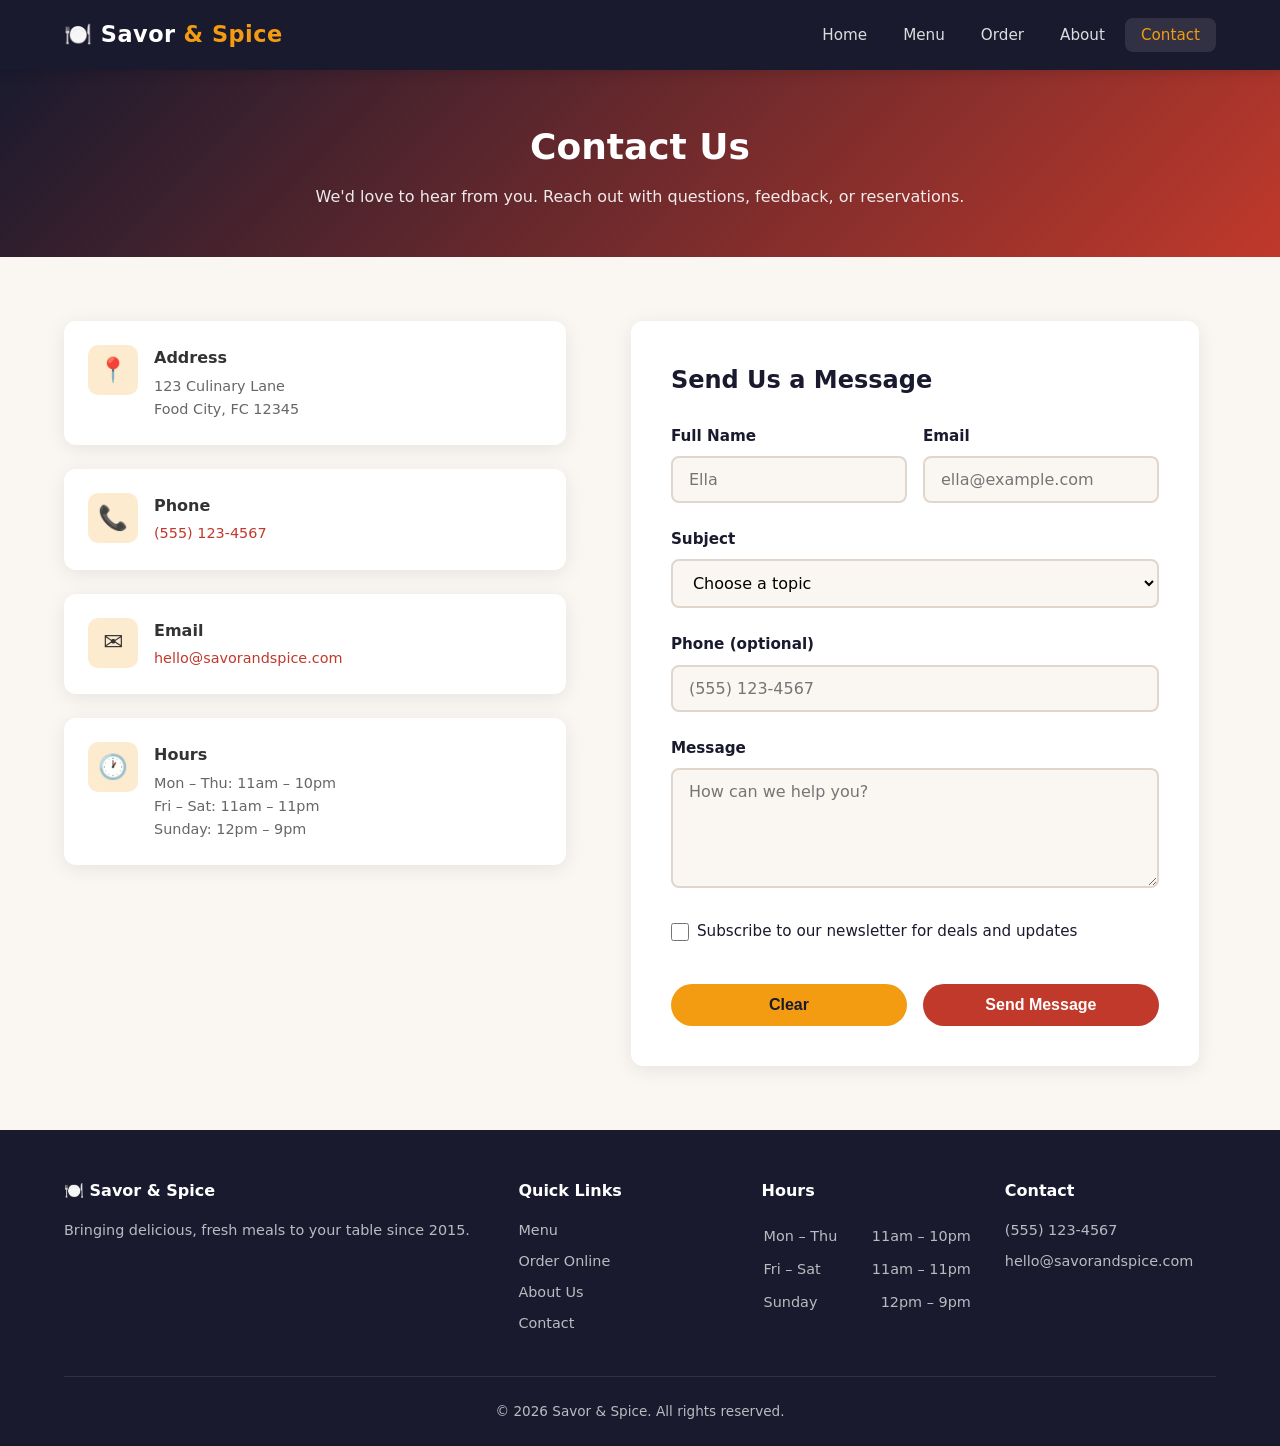
<file: contact.html>
<!DOCTYPE html>
<html lang="en">
<head>
  <meta charset="UTF-8">
  <meta name="viewport" content="width=device-width, initial-scale=1.0">
  <title>Savor &amp; Spice — Contact</title>
  <link rel="stylesheet" href="css/style.css">
</head>
<body>

  <header>
    <nav class="navbar">
      <a href="index.html" class="logo">🍽️ Savor <span>&amp; Spice</span></a>
      <a href="#nav-menu" class="nav-toggle" aria-label="Open menu">☰</a>
      <ul class="nav-links" id="nav-menu">
        <li><a href="index.html">Home</a></li>
        <li><a href="menu.html">Menu</a></li>
        <li><a href="order.html">Order</a></li>
        <li><a href="about.html">About</a></li>
        <li><a href="contact.html" class="active">Contact</a></li>
      </ul>
    </nav>
  </header>

  <main>
    <section class="page-banner">
      <h1>Contact Us</h1>
      <p>We'd love to hear from you. Reach out with questions, feedback, or reservations.</p>
    </section>

    <section class="section">
      <div class="container">
        <div class="contact-grid">

          <div class="contact-info">
            <div class="info-card">
              <div class="info-icon">📍</div>
              <div>
                <h3>Address</h3>
                <p>123 Culinary Lane<br>Food City, FC 12345</p>
              </div>
            </div>
            <div class="info-card">
              <div class="info-icon">📞</div>
              <div>
                <h3>Phone</h3>
                <p><a href="tel:+15551234567">(555) 123-4567</a></p>
              </div>
            </div>
            <div class="info-card">
              <div class="info-icon">✉️</div>
              <div>
                <h3>Email</h3>
                <p><a href="mailto:hello@savorandspice.com">hello@savorandspice.com</a></p>
              </div>
            </div>
            <div class="info-card">
              <div class="info-icon">🕐</div>
              <div>
                <h3>Hours</h3>
                <p>Mon – Thu: 11am – 10pm<br>Fri – Sat: 11am – 11pm<br>Sunday: 12pm – 9pm</p>
              </div>
            </div>
          </div>

          <div class="form-section" style="max-width: none;">
            <div class="form-success" id="success">
              ✅ Thank you for reaching out! We'll get back to you within 24 hours.
              <br><br>
              <a href="index.html" class="btn btn-primary btn-sm">Back to Home</a>
            </div>

            <div class="form-card">
              <h2 style="margin-bottom: 1.5rem; color: var(--dark);">Send Us a Message</h2>
              <form action="contact.html#success" method="get">

                <div class="form-row">
                  <div class="form-group">
                    <label for="name">Full Name</label>
                    <input type="text" id="name" name="name" placeholder="Ella" required minlength="2">
                  </div>
                  <div class="form-group">
                    <label for="contact-email">Email</label>
                    <input type="email" id="contact-email" name="email" placeholder="ella@example.com" required>
                  </div>
                </div>

                <div class="form-group">
                  <label for="subject">Subject</label>
                  <select id="subject" name="subject" required>
                    <option value="">Choose a topic</option>
                    <option value="general">General Inquiry</option>
                    <option value="reservation">Reservation</option>
                    <option value="catering">Catering</option>
                    <option value="feedback">Feedback</option>
                    <option value="complaint">Complaint</option>
                  </select>
                </div>

                <div class="form-group">
                  <label for="contact-phone">Phone (optional)</label>
                  <input type="tel" id="contact-phone" name="phone" placeholder="(555) 123-4567" pattern="[\d\s\(\)\-\+]{10,}">
                </div>

                <div class="form-group">
                  <label for="message">Message</label>
                  <textarea id="message" name="message" placeholder="How can we help you?" required minlength="10"></textarea>
                </div>

                <div class="checkbox-group form-group">
                  <label><input type="checkbox" name="newsletter" value="yes"> Subscribe to our newsletter for deals and updates</label>
                </div>

                <div class="form-actions">
                  <button type="reset" class="btn btn-accent">Clear</button>
                  <button type="submit" class="btn btn-primary">Send Message</button>
                </div>

              </form>
            </div>
          </div>

        </div>
      </div>
    </section>
  </main>

  <footer>
    <div class="container">
      <div class="footer-grid">
        <div>
          <h4>🍽️ Savor &amp; Spice</h4>
          <p>Bringing delicious, fresh meals to your table since 2015.</p>
        </div>
        <div>
          <h4>Quick Links</h4>
          <a href="menu.html">Menu</a>
          <a href="order.html">Order Online</a>
          <a href="about.html">About Us</a>
          <a href="contact.html">Contact</a>
        </div>
        <div>
          <h4>Hours</h4>
          <table class="hours-table">
            <tr><td>Mon – Thu</td><td>11am – 10pm</td></tr>
            <tr><td>Fri – Sat</td><td>11am – 11pm</td></tr>
            <tr><td>Sunday</td><td>12pm – 9pm</td></tr>
          </table>
        </div>
        <div>
          <h4>Contact</h4>
          <a href="tel:+15551234567">(555) 123-4567</a>
          <a href="mailto:hello@savorandspice.com">hello@savorandspice.com</a>
        </div>
      </div>
      <div class="footer-bottom">
        <p>&copy; 2026 Savor &amp; Spice. All rights reserved.</p>
      </div>
    </div>
  </footer>

</body>
</html>
</file>
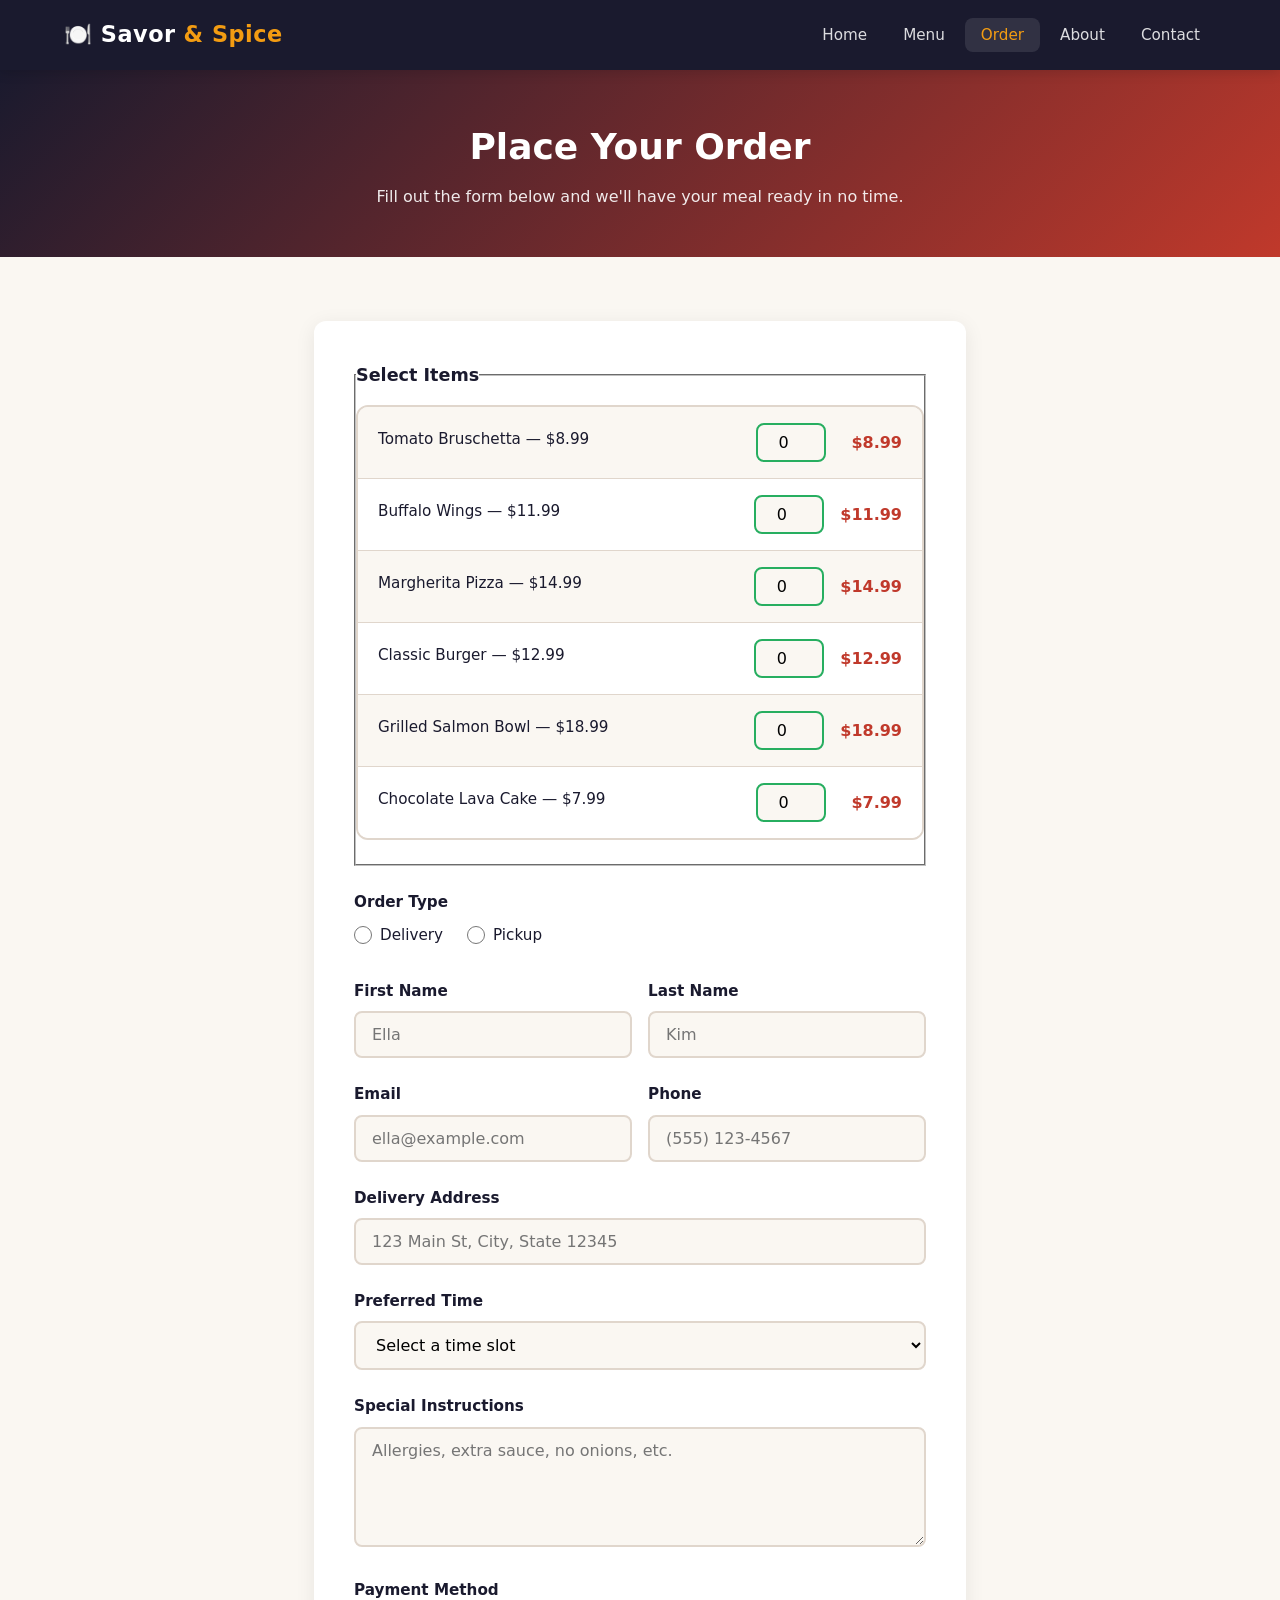
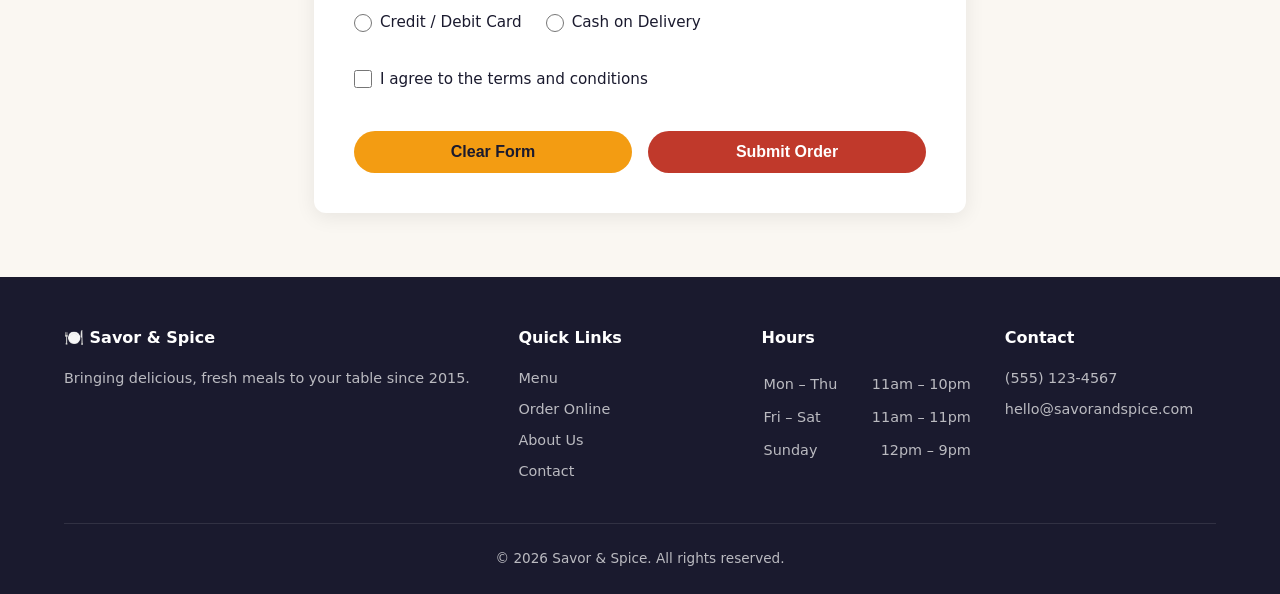
<file: order.html>
<!DOCTYPE html>
<html lang="en">
<head>
  <meta charset="UTF-8">
  <meta name="viewport" content="width=device-width, initial-scale=1.0">
  <title>Savor &amp; Spice — Order</title>
  <link rel="stylesheet" href="css/style.css">
</head>
<body>

  <header>
    <nav class="navbar">
      <a href="index.html" class="logo">🍽️ Savor <span>&amp; Spice</span></a>
      <a href="#nav-menu" class="nav-toggle" aria-label="Open menu">☰</a>
      <ul class="nav-links" id="nav-menu">
        <li><a href="index.html">Home</a></li>
        <li><a href="menu.html">Menu</a></li>
        <li><a href="order.html" class="active">Order</a></li>
        <li><a href="about.html">About</a></li>
        <li><a href="contact.html">Contact</a></li>
      </ul>
    </nav>
  </header>

  <main>
    <section class="page-banner">
      <h1>Place Your Order</h1>
      <p>Fill out the form below and we'll have your meal ready in no time.</p>
    </section>

    <section class="section">
      <div class="container form-section">

        <div class="form-success" id="order-success">
          ✅ Thank you! Your order has been received. We'll contact you shortly to confirm.
          <br><br>
          <a href="index.html" class="btn btn-primary btn-sm">Back to Home</a>
          <a href="menu.html" class="btn btn-accent btn-sm">Order More</a>
        </div>

        <div class="form-card">
          <form action="order.html#order-success" method="get">

            <fieldset class="form-group">
              <legend style="font-weight: 700; font-size: 1.1rem; margin-bottom: 1rem; color: var(--dark);">Select Items</legend>
              <div class="order-items">
                <div class="order-item-row">
                  <label for="qty-bruschetta">Tomato Bruschetta — $8.99</label>
                  <input type="number" id="qty-bruschetta" name="bruschetta" class="qty-input" min="0" max="10" value="0">
                  <span class="item-price">$8.99</span>
                </div>
                <div class="order-item-row">
                  <label for="qty-wings">Buffalo Wings — $11.99</label>
                  <input type="number" id="qty-wings" name="wings" class="qty-input" min="0" max="10" value="0">
                  <span class="item-price">$11.99</span>
                </div>
                <div class="order-item-row">
                  <label for="qty-pizza">Margherita Pizza — $14.99</label>
                  <input type="number" id="qty-pizza" name="pizza" class="qty-input" min="0" max="10" value="0">
                  <span class="item-price">$14.99</span>
                </div>
                <div class="order-item-row">
                  <label for="qty-burger">Classic Burger — $12.99</label>
                  <input type="number" id="qty-burger" name="burger" class="qty-input" min="0" max="10" value="0">
                  <span class="item-price">$12.99</span>
                </div>
                <div class="order-item-row">
                  <label for="qty-salmon">Grilled Salmon Bowl — $18.99</label>
                  <input type="number" id="qty-salmon" name="salmon" class="qty-input" min="0" max="10" value="0">
                  <span class="item-price">$18.99</span>
                </div>
                <div class="order-item-row">
                  <label for="qty-cake">Chocolate Lava Cake — $7.99</label>
                  <input type="number" id="qty-cake" name="cake" class="qty-input" min="0" max="10" value="0">
                  <span class="item-price">$7.99</span>
                </div>
              </div>
            </fieldset>

            <div class="form-group">
              <label>Order Type</label>
              <div class="radio-group">
                <label><input type="radio" name="type" value="delivery" required> Delivery</label>
                <label><input type="radio" name="type" value="pickup"> Pickup</label>
              </div>
            </div>

            <div class="form-row">
              <div class="form-group">
                <label for="first-name">First Name</label>
                <input type="text" id="first-name" name="first_name" placeholder="Ella" required minlength="2">
              </div>
              <div class="form-group">
                <label for="last-name">Last Name</label>
                <input type="text" id="last-name" name="last_name" placeholder="Kim" required minlength="2">
              </div>
            </div>

            <div class="form-row">
              <div class="form-group">
                <label for="email">Email</label>
                <input type="email" id="email" name="email" placeholder="ella@example.com" required>
              </div>
              <div class="form-group">
                <label for="phone">Phone</label>
                <input type="tel" id="phone" name="phone" placeholder="(555) 123-4567" required pattern="[\d\s\(\)\-\+]{10,}">
              </div>
            </div>

            <div class="form-group">
              <label for="address">Delivery Address</label>
              <input type="text" id="address" name="address" placeholder="123 Main St, City, State 12345" required>
            </div>

            <div class="form-group">
              <label for="time">Preferred Time</label>
              <select id="time" name="time" required>
                <option value="">Select a time slot</option>
                <option value="asap">ASAP (30–45 min)</option>
                <option value="12pm">12:00 PM</option>
                <option value="1pm">1:00 PM</option>
                <option value="2pm">2:00 PM</option>
                <option value="6pm">6:00 PM</option>
                <option value="7pm">7:00 PM</option>
                <option value="8pm">8:00 PM</option>
              </select>
            </div>

            <div class="form-group">
              <label for="notes">Special Instructions</label>
              <textarea id="notes" name="notes" placeholder="Allergies, extra sauce, no onions, etc."></textarea>
            </div>

            <div class="form-group">
              <label>Payment Method</label>
              <div class="radio-group">
                <label><input type="radio" name="payment" value="card" required> Credit / Debit Card</label>
                <label><input type="radio" name="payment" value="cash"> Cash on Delivery</label>
              </div>
            </div>

            <div class="checkbox-group form-group">
              <label><input type="checkbox" name="terms" required> I agree to the terms and conditions</label>
            </div>

            <div class="form-actions">
              <button type="reset" class="btn btn-accent">Clear Form</button>
              <button type="submit" class="btn btn-primary">Submit Order</button>
            </div>

          </form>
        </div>
      </div>
    </section>
  </main>

  <footer>
    <div class="container">
      <div class="footer-grid">
        <div>
          <h4>🍽️ Savor &amp; Spice</h4>
          <p>Bringing delicious, fresh meals to your table since 2015.</p>
        </div>
        <div>
          <h4>Quick Links</h4>
          <a href="menu.html">Menu</a>
          <a href="order.html">Order Online</a>
          <a href="about.html">About Us</a>
          <a href="contact.html">Contact</a>
        </div>
        <div>
          <h4>Hours</h4>
          <table class="hours-table">
            <tr><td>Mon – Thu</td><td>11am – 10pm</td></tr>
            <tr><td>Fri – Sat</td><td>11am – 11pm</td></tr>
            <tr><td>Sunday</td><td>12pm – 9pm</td></tr>
          </table>
        </div>
        <div>
          <h4>Contact</h4>
          <a href="tel:+15551234567">(555) 123-4567</a>
          <a href="mailto:hello@savorandspice.com">hello@savorandspice.com</a>
        </div>
      </div>
      <div class="footer-bottom">
        <p>&copy; 2026 Savor &amp; Spice. All rights reserved.</p>
      </div>
    </div>
  </footer>

</body>
</html>
</file>
<file: css/style.css>
/* ===== Reset & Base ===== */
*, *::before, *::after {
  box-sizing: border-box;
  margin: 0;
  padding: 0;
}

:root {
  --primary: #c0392b;
  --primary-dark: #96281b;
  --accent: #f39c12;
  --accent-light: #fdebd0;
  --dark: #1a1a2e;
  --text: #333;
  --text-light: #666;
  --bg: #faf7f2;
  --white: #ffffff;
  --border: #e0d6cc;
  --shadow: 0 4px 20px rgba(0, 0, 0, 0.08);
  --radius: 12px;
  --transition: 0.25s ease;
}

html {
  scroll-behavior: smooth;
}

body {
  font-family: "Segoe UI", system-ui, -apple-system, sans-serif;
  background: var(--bg);
  color: var(--text);
  line-height: 1.6;
  min-height: 100vh;
  display: flex;
  flex-direction: column;
}

img {
  max-width: 100%;
  display: block;
}

a {
  color: var(--primary);
  text-decoration: none;
  transition: color var(--transition);
}

a:hover {
  color: var(--accent);
}

/* ===== Header & Nav ===== */
header {
  background: var(--dark);
  position: sticky;
  top: 0;
  z-index: 100;
  box-shadow: 0 2px 12px rgba(0, 0, 0, 0.15);
}

.navbar {
  max-width: 1200px;
  margin: 0 auto;
  padding: 0 1.5rem;
  display: flex;
  align-items: center;
  justify-content: space-between;
  height: 70px;
}

.logo {
  display: flex;
  align-items: center;
  gap: 0.5rem;
  color: var(--white);
  font-size: 1.4rem;
  font-weight: 700;
  letter-spacing: 0.5px;
}

.logo span {
  color: var(--accent);
}

.logo:hover {
  color: var(--white);
}

.nav-links {
  display: flex;
  list-style: none;
  gap: 0.25rem;
}

.nav-links a {
  color: rgba(255, 255, 255, 0.85);
  padding: 0.5rem 1rem;
  border-radius: 8px;
  font-weight: 500;
  font-size: 0.95rem;
  transition: background var(--transition), color var(--transition);
}

.nav-links a:hover,
.nav-links a.active {
  background: rgba(255, 255, 255, 0.1);
  color: var(--accent);
}

.nav-toggle {
  display: none;
  background: none;
  border: none;
  color: var(--white);
  font-size: 1.5rem;
  cursor: pointer;
}

/* ===== Buttons ===== */
.btn {
  display: inline-block;
  padding: 0.75rem 1.75rem;
  border: none;
  border-radius: 50px;
  font-size: 1rem;
  font-weight: 600;
  cursor: pointer;
  transition: transform var(--transition), box-shadow var(--transition), background var(--transition);
  text-align: center;
}

.btn:hover {
  transform: translateY(-2px);
  box-shadow: 0 6px 20px rgba(0, 0, 0, 0.15);
}

.btn-primary {
  background: var(--primary);
  color: var(--white);
}

.btn-primary:hover {
  background: var(--primary-dark);
  color: var(--white);
}

.btn-accent {
  background: var(--accent);
  color: var(--dark);
}

.btn-accent:hover {
  background: #e67e22;
  color: var(--dark);
}

.btn-outline {
  background: transparent;
  color: var(--white);
  border: 2px solid var(--white);
}

.btn-outline:hover {
  background: var(--white);
  color: var(--primary);
}

.btn-sm {
  padding: 0.5rem 1.25rem;
  font-size: 0.875rem;
}

/* ===== Hero ===== */
.hero {
  background: linear-gradient(135deg, rgba(26, 26, 46, 0.85), rgba(192, 57, 43, 0.75)),
    url("https://images.unsplash.com/photo-1517248135467-4c7edcad34c4?w=1400&q=80") center/cover;
  color: var(--white);
  padding: 6rem 1.5rem;
  text-align: center;
}

.hero h1 {
  font-size: clamp(2rem, 5vw, 3.5rem);
  margin-bottom: 1rem;
  line-height: 1.2;
}

.hero p {
  font-size: 1.15rem;
  max-width: 600px;
  margin: 0 auto 2rem;
  opacity: 0.95;
}

.hero-buttons {
  display: flex;
  gap: 1rem;
  justify-content: center;
  flex-wrap: wrap;
}

/* ===== Main Content ===== */
main {
  flex: 1;
}

.container {
  max-width: 1200px;
  margin: 0 auto;
  padding: 0 1.5rem;
}

.section {
  padding: 4rem 0;
}

.section-title {
  text-align: center;
  font-size: 2rem;
  color: var(--dark);
  margin-bottom: 0.5rem;
}

.section-subtitle {
  text-align: center;
  color: var(--text-light);
  margin-bottom: 3rem;
  max-width: 550px;
  margin-left: auto;
  margin-right: auto;
}

/* ===== Cards Grid ===== */
.grid {
  display: grid;
  grid-template-columns: repeat(auto-fill, minmax(280px, 1fr));
  gap: 2rem;
}

.card {
  background: var(--white);
  border-radius: var(--radius);
  overflow: hidden;
  box-shadow: var(--shadow);
  transition: transform var(--transition), box-shadow var(--transition);
}

.card:hover {
  transform: translateY(-4px);
  box-shadow: 0 8px 30px rgba(0, 0, 0, 0.12);
}

.card-img {
  height: 200px;
  object-fit: cover;
  width: 100%;
}

.card-body {
  padding: 1.5rem;
}

.card-body h3 {
  font-size: 1.2rem;
  margin-bottom: 0.5rem;
  color: var(--dark);
}

.card-body p {
  color: var(--text-light);
  font-size: 0.95rem;
  margin-bottom: 1rem;
}

.card-footer {
  display: flex;
  align-items: center;
  justify-content: space-between;
}

.price {
  font-size: 1.25rem;
  font-weight: 700;
  color: var(--primary);
}

/* ===== Features ===== */
.features {
  background: var(--white);
}

.feature-grid {
  display: grid;
  grid-template-columns: repeat(auto-fit, minmax(250px, 1fr));
  gap: 2rem;
}

.feature-item {
  text-align: center;
  padding: 2rem 1.5rem;
  border-radius: var(--radius);
  background: var(--bg);
  transition: background var(--transition);
}

.feature-item:hover {
  background: var(--accent-light);
}

.feature-icon {
  font-size: 2.5rem;
  margin-bottom: 1rem;
}

.feature-item h3 {
  margin-bottom: 0.5rem;
  color: var(--dark);
}

.feature-item p {
  color: var(--text-light);
  font-size: 0.95rem;
}

/* ===== Menu Page ===== */
.menu-categories {
  display: flex;
  gap: 0.75rem;
  justify-content: center;
  flex-wrap: wrap;
  margin-bottom: 2.5rem;
}

.menu-categories label {
  padding: 0.5rem 1.25rem;
  border-radius: 50px;
  background: var(--white);
  border: 2px solid var(--border);
  cursor: pointer;
  font-weight: 500;
  transition: all var(--transition);
}

.menu-categories input[type="radio"] {
  display: none;
}

.menu-categories input[type="radio"]:checked + label {
  background: var(--primary);
  color: var(--white);
  border-color: var(--primary);
}

.menu-categories label:hover {
  border-color: var(--primary);
}

.menu-item {
  display: flex;
  gap: 1.5rem;
  background: var(--white);
  border-radius: var(--radius);
  padding: 1.25rem;
  box-shadow: var(--shadow);
  align-items: center;
  transition: transform var(--transition);
}

.menu-item:hover {
  transform: translateX(4px);
}

.menu-item img {
  width: 100px;
  height: 100px;
  border-radius: 10px;
  object-fit: cover;
  flex-shrink: 0;
}

.menu-item-info {
  flex: 1;
}

.menu-item-info h3 {
  font-size: 1.1rem;
  margin-bottom: 0.25rem;
}

.menu-item-info p {
  color: var(--text-light);
  font-size: 0.9rem;
}

.menu-list {
  display: flex;
  flex-direction: column;
  gap: 1.25rem;
}

.badge {
  display: inline-block;
  padding: 0.2rem 0.6rem;
  border-radius: 50px;
  font-size: 0.75rem;
  font-weight: 600;
  margin-left: 0.5rem;
}

.badge-spicy {
  background: #fdecea;
  color: var(--primary);
}

.badge-veg {
  background: #e8f8f0;
  color: #27ae60;
}

.badge-popular {
  background: var(--accent-light);
  color: #d35400;
}

/* ===== Forms ===== */
.form-section {
  max-width: 700px;
  margin: 0 auto;
}

.form-card {
  background: var(--white);
  border-radius: var(--radius);
  padding: 2.5rem;
  box-shadow: var(--shadow);
}

.form-group {
  margin-bottom: 1.5rem;
}

.form-group label {
  display: block;
  margin-bottom: 0.5rem;
  font-weight: 600;
  color: var(--dark);
  font-size: 0.95rem;
}

.form-group input,
.form-group select,
.form-group textarea {
  width: 100%;
  padding: 0.75rem 1rem;
  border: 2px solid var(--border);
  border-radius: 8px;
  font-size: 1rem;
  font-family: inherit;
  background: var(--bg);
  transition: border-color var(--transition), box-shadow var(--transition);
}

.form-group input:focus,
.form-group select:focus,
.form-group textarea:focus {
  outline: none;
  border-color: var(--primary);
  box-shadow: 0 0 0 3px rgba(192, 57, 43, 0.15);
  background: var(--white);
}

.form-group input:valid:not(:placeholder-shown) {
  border-color: #27ae60;
}

.form-group textarea {
  resize: vertical;
  min-height: 120px;
}

.form-row {
  display: grid;
  grid-template-columns: 1fr 1fr;
  gap: 1rem;
}

.radio-group,
.checkbox-group {
  display: flex;
  gap: 1.5rem;
  flex-wrap: wrap;
}

.radio-group label,
.checkbox-group label {
  display: flex;
  align-items: center;
  gap: 0.5rem;
  font-weight: 500;
  cursor: pointer;
}

.radio-group input,
.checkbox-group input {
  width: 18px;
  height: 18px;
  accent-color: var(--primary);
  cursor: pointer;
}

.form-actions {
  display: flex;
  gap: 1rem;
  margin-top: 2rem;
  flex-wrap: wrap;
}

.form-actions .btn {
  flex: 1;
  min-width: 140px;
}

/* Order form item rows */
.order-items {
  border: 2px solid var(--border);
  border-radius: var(--radius);
  overflow: hidden;
  margin-bottom: 1.5rem;
}

.order-item-row {
  display: grid;
  grid-template-columns: 1fr auto auto;
  gap: 1rem;
  align-items: center;
  padding: 1rem 1.25rem;
  border-bottom: 1px solid var(--border);
  background: var(--bg);
}

.order-item-row:last-child {
  border-bottom: none;
}

.order-item-row:nth-child(even) {
  background: var(--white);
}

.order-item-row label {
  font-weight: 500;
}

.qty-input {
  width: 70px !important;
  text-align: center;
  padding: 0.5rem !important;
}

.item-price {
  font-weight: 700;
  color: var(--primary);
  min-width: 60px;
  text-align: right;
}

/* ===== About Page ===== */
.about-hero {
  background: linear-gradient(135deg, var(--dark), var(--primary-dark));
  color: var(--white);
  padding: 4rem 1.5rem;
  text-align: center;
}

.about-hero h1 {
  font-size: 2.5rem;
  margin-bottom: 1rem;
}

.about-content {
  display: grid;
  grid-template-columns: 1fr 1fr;
  gap: 3rem;
  align-items: center;
}

.about-image {
  border-radius: var(--radius);
  box-shadow: var(--shadow);
  height: 400px;
  object-fit: cover;
  width: 100%;
}

.about-text h2 {
  font-size: 1.75rem;
  margin-bottom: 1rem;
  color: var(--dark);
}

.about-text p {
  color: var(--text-light);
  margin-bottom: 1rem;
}

.stats {
  display: grid;
  grid-template-columns: repeat(3, 1fr);
  gap: 1.5rem;
  margin-top: 2rem;
}

.stat {
  text-align: center;
  padding: 1.5rem;
  background: var(--accent-light);
  border-radius: var(--radius);
}

.stat-number {
  font-size: 2rem;
  font-weight: 700;
  color: var(--primary);
}

.stat-label {
  font-size: 0.875rem;
  color: var(--text-light);
}

.team-grid {
  display: grid;
  grid-template-columns: repeat(auto-fit, minmax(220px, 1fr));
  gap: 2rem;
}

.team-member {
  text-align: center;
  background: var(--white);
  padding: 2rem 1.5rem;
  border-radius: var(--radius);
  box-shadow: var(--shadow);
}

.team-avatar {
  width: 100px;
  height: 100px;
  border-radius: 50%;
  object-fit: cover;
  margin: 0 auto 1rem;
  border: 3px solid var(--accent);
}

.team-member h3 {
  margin-bottom: 0.25rem;
}

.team-member p {
  color: var(--text-light);
  font-size: 0.9rem;
}

/* ===== Contact Page ===== */
.contact-grid {
  display: grid;
  grid-template-columns: 1fr 1.2fr;
  gap: 3rem;
}

.contact-info {
  display: flex;
  flex-direction: column;
  gap: 1.5rem;
}

.info-card {
  background: var(--white);
  padding: 1.5rem;
  border-radius: var(--radius);
  box-shadow: var(--shadow);
  display: flex;
  gap: 1rem;
  align-items: flex-start;
  transition: transform var(--transition);
}

.info-card:hover {
  transform: translateX(4px);
}

.info-icon {
  font-size: 1.5rem;
  background: var(--accent-light);
  width: 50px;
  height: 50px;
  display: flex;
  align-items: center;
  justify-content: center;
  border-radius: 10px;
  flex-shrink: 0;
}

.info-card h3 {
  font-size: 1rem;
  margin-bottom: 0.25rem;
}

.info-card p {
  color: var(--text-light);
  font-size: 0.9rem;
}

.map-placeholder {
  background: var(--white);
  border-radius: var(--radius);
  overflow: hidden;
  box-shadow: var(--shadow);
  margin-top: 1.5rem;
}

.map-placeholder iframe {
  width: 100%;
  height: 250px;
  border: none;
}

/* Form success message (CSS-only via :target) */
.form-success {
  display: none;
  background: #e8f8f0;
  border: 2px solid #27ae60;
  color: #1e8449;
  padding: 1.25rem;
  border-radius: var(--radius);
  text-align: center;
  margin-bottom: 1.5rem;
  font-weight: 600;
}

#success:target,
#order-success:target {
  display: block;
}

#success:target ~ .form-card,
#order-success:target ~ .form-card {
  display: none;
}

/* ===== Page Banner ===== */
.page-banner {
  background: linear-gradient(135deg, var(--dark), var(--primary));
  color: var(--white);
  padding: 3rem 1.5rem;
  text-align: center;
}

.page-banner h1 {
  font-size: 2.25rem;
  margin-bottom: 0.5rem;
}

.page-banner p {
  opacity: 0.9;
}

/* ===== Footer ===== */
footer {
  background: var(--dark);
  color: rgba(255, 255, 255, 0.7);
  padding: 3rem 0 1.5rem;
  margin-top: auto;
}

.footer-grid {
  display: grid;
  grid-template-columns: 2fr 1fr 1fr 1fr;
  gap: 2rem;
  margin-bottom: 2rem;
}

.footer-grid h4 {
  color: var(--white);
  margin-bottom: 1rem;
  font-size: 1rem;
}

.footer-grid p,
.footer-grid a {
  font-size: 0.9rem;
  color: rgba(255, 255, 255, 0.7);
  display: block;
  margin-bottom: 0.5rem;
}

.footer-grid a:hover {
  color: var(--accent);
}

.footer-bottom {
  border-top: 1px solid rgba(255, 255, 255, 0.1);
  padding-top: 1.5rem;
  text-align: center;
  font-size: 0.85rem;
}

.hours-table {
  width: 100%;
  font-size: 0.9rem;
}

.hours-table td {
  padding: 0.25rem 0;
}

.hours-table td:last-child {
  text-align: right;
}

/* ===== CTA Banner ===== */
.cta-banner {
  background: linear-gradient(135deg, var(--primary), var(--accent));
  color: var(--white);
  padding: 3rem 1.5rem;
  text-align: center;
  border-radius: var(--radius);
  margin: 0 1.5rem 4rem;
  max-width: calc(1200px - 3rem);
  margin-left: auto;
  margin-right: auto;
}

.cta-banner h2 {
  font-size: 1.75rem;
  margin-bottom: 0.75rem;
}

.cta-banner p {
  margin-bottom: 1.5rem;
  opacity: 0.95;
}

/* ===== Responsive ===== */
@media (max-width: 768px) {
  .nav-links {
    display: none;
    position: absolute;
    top: 70px;
    left: 0;
    right: 0;
    background: var(--dark);
    flex-direction: column;
    padding: 1rem;
    gap: 0;
  }

  .nav-links:target {
    display: flex;
  }

  .nav-links a {
    padding: 0.75rem 1rem;
    display: block;
  }

  .nav-toggle {
    display: block;
  }

  .about-content,
  .contact-grid {
    grid-template-columns: 1fr;
  }

  .form-row {
    grid-template-columns: 1fr;
  }

  .footer-grid {
    grid-template-columns: 1fr 1fr;
  }

  .stats {
    grid-template-columns: 1fr;
  }

  .order-item-row {
    grid-template-columns: 1fr;
    text-align: center;
  }

  .item-price {
    text-align: center;
  }
}

@media (max-width: 480px) {
  .footer-grid {
    grid-template-columns: 1fr;
  }

  .hero {
    padding: 4rem 1.5rem;
  }
}
</file>
